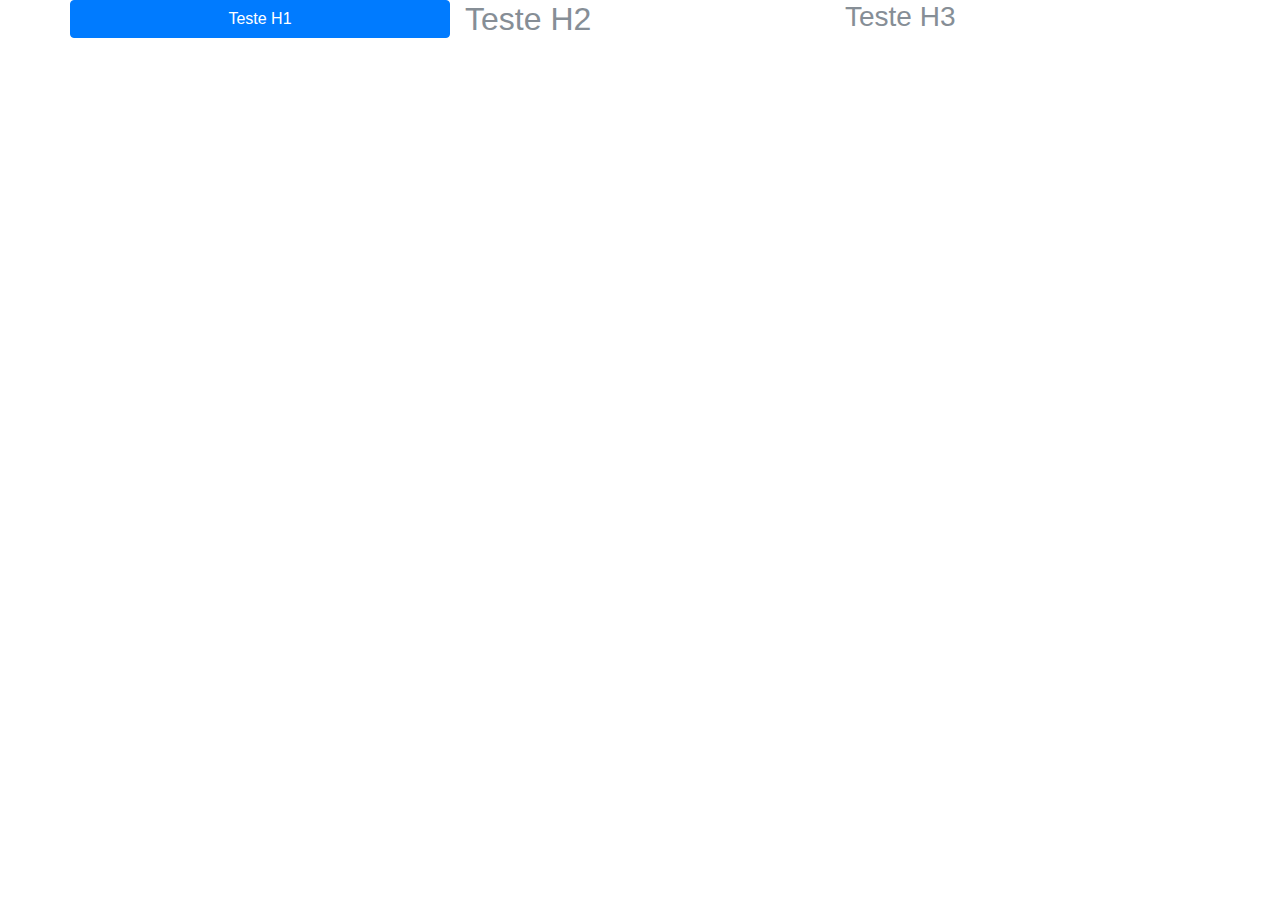
<file: Introducao Bootstrap 4/index.html>
<!DOCTYPE html>
<html lang="pt-br">
<head>
    <meta charset="UTF-8">
    <meta name="viewport" content="width=device-width, initial-scale=1.0">
    <!-- CSS -->
    <link rel="stylesheet" href="css/bootstrap.css">
    <!-- JavaScript -->
    <script type="text/javascript" src="js/jquery-3.5.1.slim.min.js" defer></script>
    <script type="text/javascript" src="js/popper.min.js" defer></script>
    <script type="text/javascript" src="js/bootstrap.js" defer></script>
    <title>Introdução Bootstrap</title>
</head>
<body>
    <div class="container">
        <div class="row">
            <h1 class="btn btn-primary col-12 col-sm-6 col-lg-4">Teste H1</h1>
            <h2 class="text-secondary  col-12 col-sm-6 col-lg-4">Teste H2</h2>
            <h3 class="text-secondary  col-12 col-sm-6 col-lg-4">Teste H3</h3>
        </div>
    </div>
</body>
</html>
</file>
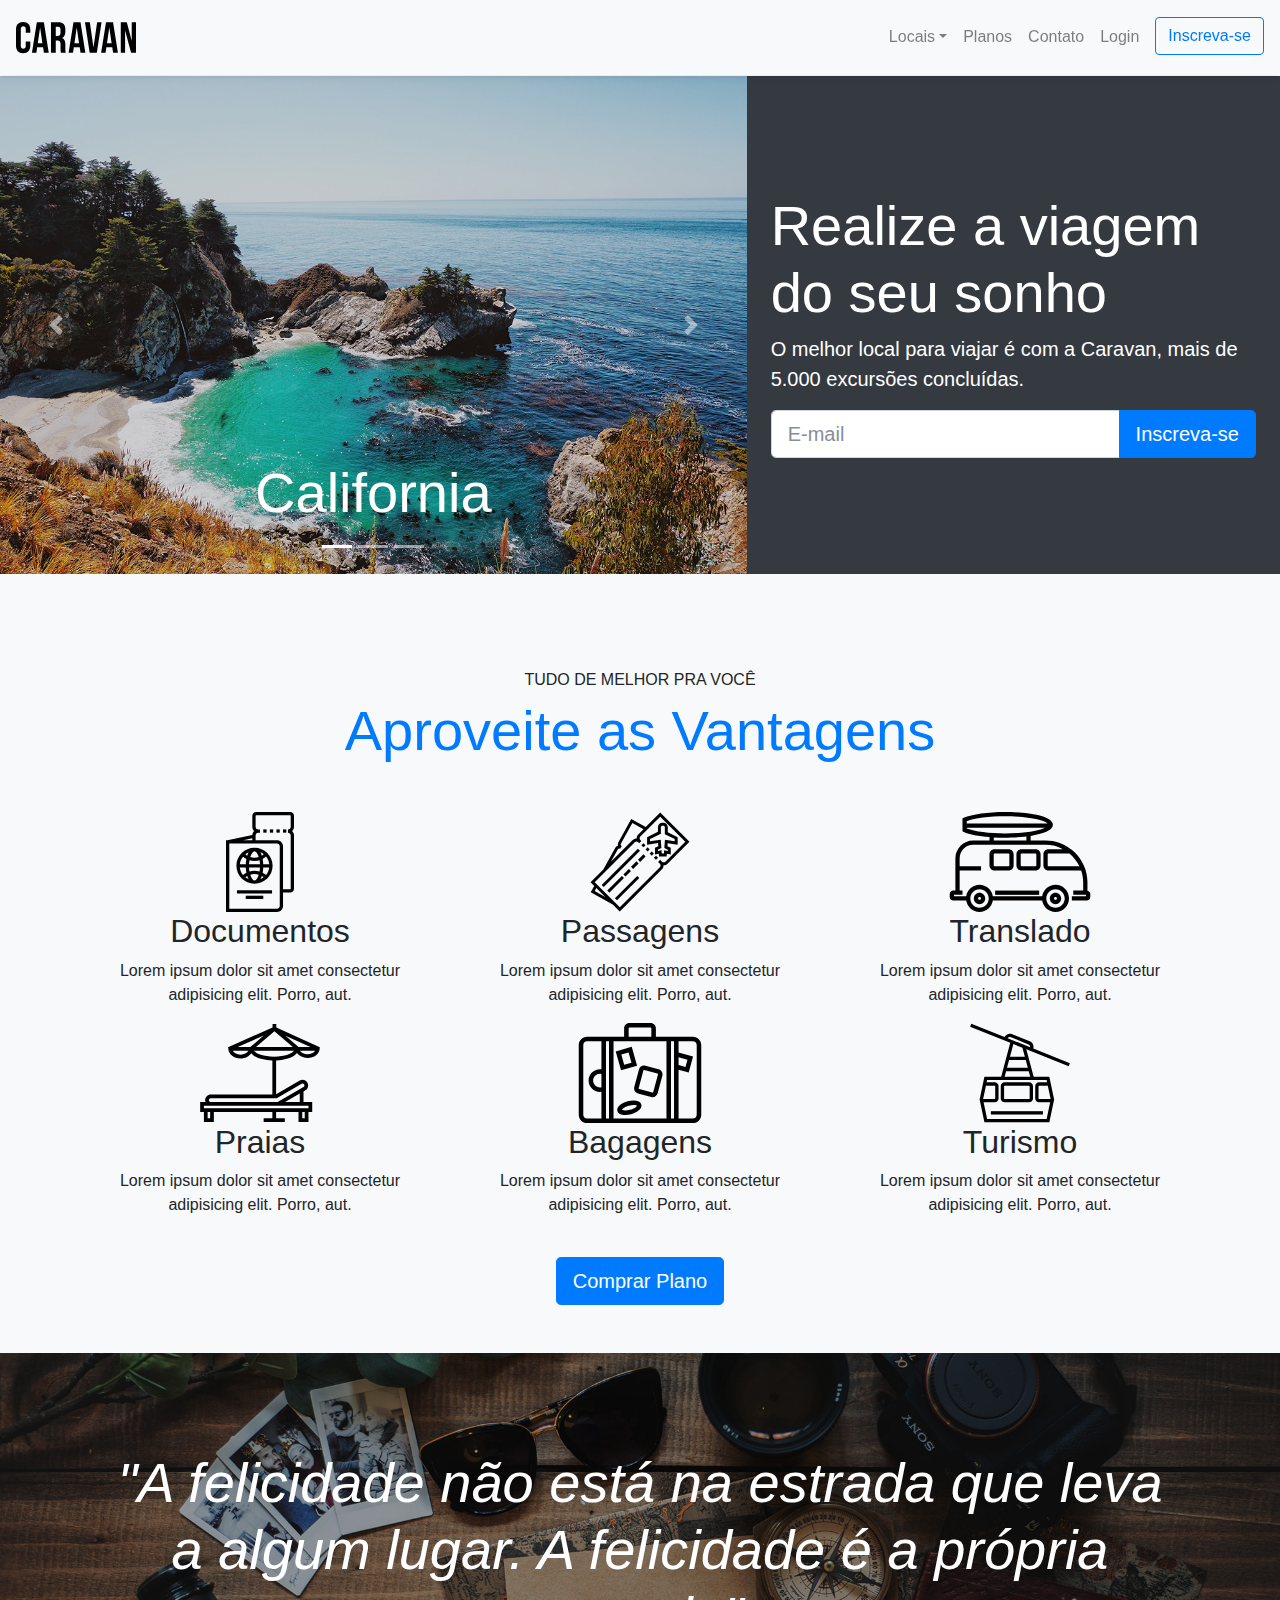
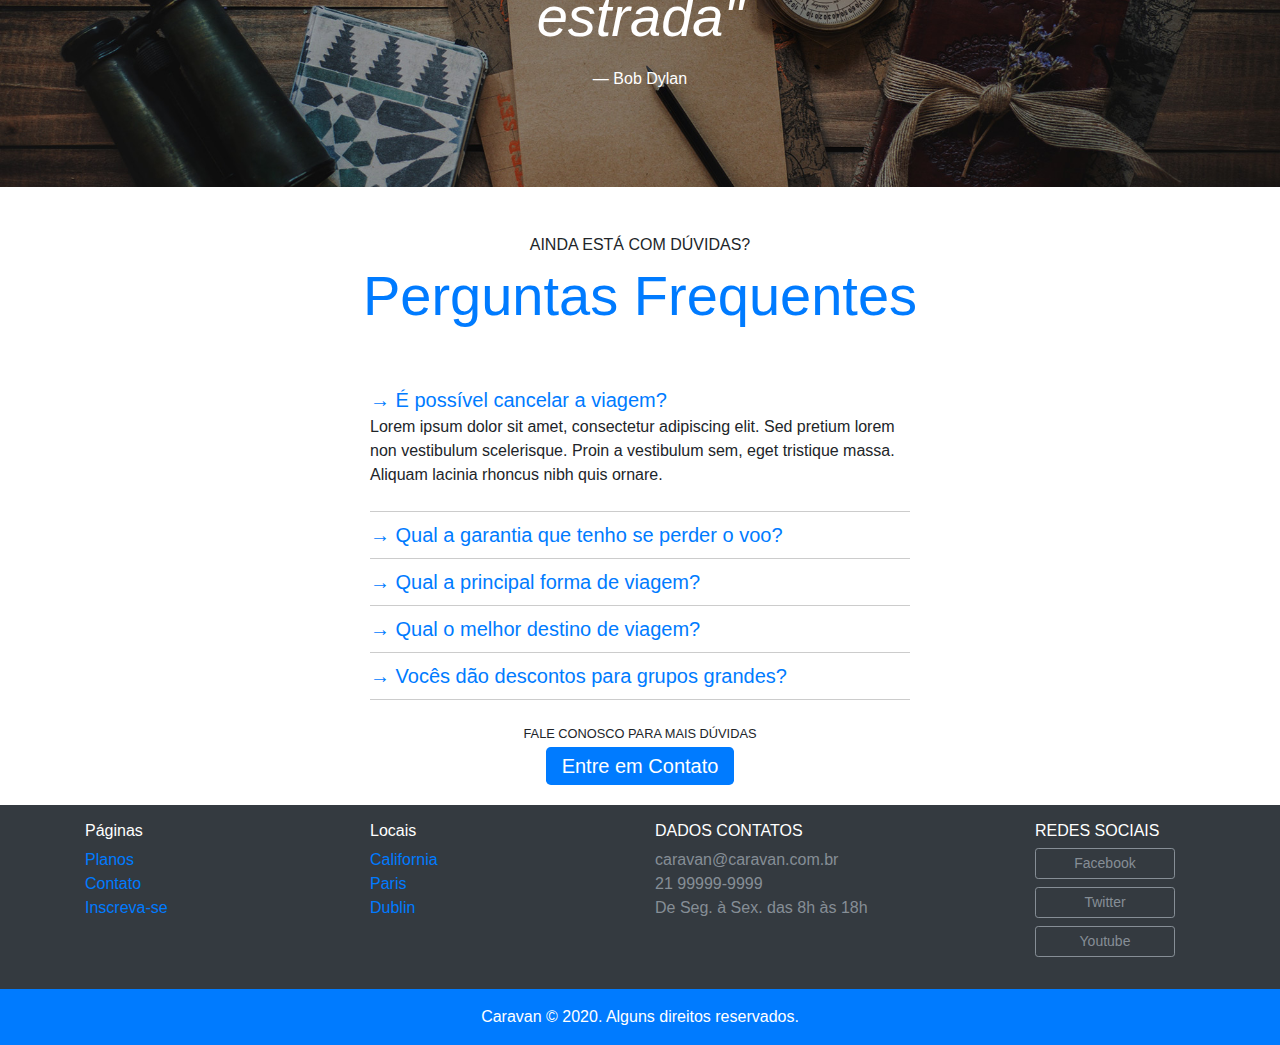
<file: Mais Boostrap 4/index.html>
<!DOCTYPE html>
<html lang="pt-br">
<head>
    <meta charset="UTF-8">
    <meta name="viewport" content="width=device-width, initial-scale=1.0">
    <!-- CSS -->
    <link rel="stylesheet" href="css/bootstrap.css">
    <link rel="stylesheet" href="estilo.css">
    <!-- JavaScript -->
    <script type="text/javascript" src="js/jquery-3.5.1.slim.min.js" defer></script>
    <script type="text/javascript" src="js/popper.min.js" defer></script>
    <script type="text/javascript" src="js/bootstrap.js" defer></script>
    <script type="text/javascript" src="js/script.js" defer></script>
    <title>Caravan - Home</title>
</head>
<body>
    <!-- Modal -->
        <div class="modal fade" id="modalLogin" tabindex="-1" role="dialog" aria-labelledby="modalLogin" aria-hidden="true">
            <div class="modal-dialog" role="document">
                <div class="modal-content">
                    <div class="modal-header">
                        <h4 class="modal-title" id="modalLoginLabel">Entre na sua conta</h4>
                        <button type="button" class="close" data-dismiss="modal" aria-label="Close">
                            <span aria-hidden="true">&times;</span>
                        </button>
                    </div>
                    <div class="modal-body">
                        <form action="">
                            <div class="form-group">
                                <label for="email">E-mail</label>
                                <input type="email" class="form-control" id="email">
                            </div>
                            <div class="form-group">
                                <label for="senha">Senha</label>
                                <input type="password" class="form-control" id="senha">
                            </div>
                            <button type="submit" class="btn btn-lg btn-primary">Entrar na Conta</button>
                            <small class="form-text text-muted">Esqueceu a senha <a href="#">clique aqui!</a></small>
                        </form>
                    </div>
                </div>
            </div>
        </div>
    <!-- Fim Modal -->
    <nav class="navbar navbar-expand-md navbar-light bg-light fixed-top py-3 box-shadow">
        <a href="index.html" class="navbar-brand">
            <img src="img/caravan.svg" alt="Caravan">
        </a>
        
        <button class="navbar-toggler" type="button" data-toggle="collapse" data-target="#navbarSupportedContent" aria-controls="navbarSupportedContent" aria-expanded="false" aria-label="Toggle navigation">
            <span class="navbar-toggler-icon"></span>
        </button>
        
        <div id="navbarSupportedContent" class="collapse navbar-collapse">
            <ul class="navbar-nav ml-auto">
                <li class="nav-item dropdown">
                    <a class="nav-link dropdown-toggle" href="#" id="navbarDropdown" role="button" data-toggle="dropdown" aria-haspopup="true" aria-expanded="false">Locais</a>
                    <div class="dropdown-menu" aria-labelledby="navbarDropdown">
                        <a class="dropdown-item" href="local.html">California</a>
                        <a class="dropdown-item" href="local.html">Paris</a>
                        <a class="dropdown-item" href="local.html">Dublin</a>
                    </div>
                </li>
                <li class="nav-item"><a class="nav-link" href="planos.html">Planos</a></li>
                <li class="nav-item"><a class="nav-link" href="contato.html">Contato</a></li>
                <li class="nav-item"><a class="nav-link" href="#" data-toggle="modal" data-target="#modalLogin">Login</a></li>
                <li class="nav-item"><a class="btn btn-outline-primary ml-md-2" href="inscricao.html">Inscreva-se</a></li>
            </ul>
        </div>
    </nav>
    
    <section class="container-fluid">
        <div class="row bg-dark text-white">
            <div class="col-lg-7 p-0">
                <div id="carouselExampleIndicators" class="carousel slide" data-ride="carousel">
                    <ol class="carousel-indicators">
                        <li data-target="#carouselExampleIndicators" data-slide-to="0" class="active"></li>
                        <li data-target="#carouselExampleIndicators" data-slide-to="1"></li>
                        <li data-target="#carouselExampleIndicators" data-slide-to="2"></li>
                    </ol>
                    
                    <div class="carousel-inner">
                        <div class="carousel-item active">
                            <img src="img/california.jpg" alt="California" class="d-block w-100">
                            <div class="carousel-caption d-block">
                                <h2 class="display-4">California</h2>
                            </div>
                        </div>
                        <div class="carousel-item">
                            <img src="img/paris.jpg" alt="Paris" class="d-block w-100">
                            <div class="carousel-caption d-block">
                                <h2 class="display-4">Paris</h2>
                            </div>
                        </div>
                        <div class="carousel-item">
                            <img src="img/dublin.jpg" alt="Dublin" class="d-block w-100">
                            <div class="carousel-caption d-block">
                                <h2 class="display-4">Dublin</h2>
                            </div>
                        </div>
                    </div>
                    
                    <a href="#carouselExampleIndicators" class="carousel-control-prev" role="button" data-slide="prev">
                        <span class="carousel-control-prev-icon" aria-hidden="true"></span>
                        <span class="sr-only">Anterior</span>
                    </a>
                    <a href="#carouselExampleIndicators" class="carousel-control-next" role="button" data-slide="next">
                        <span class="carousel-control-next-icon" aria-hidden="true"></span>
                        <span class="sr-only">Próximo</span>
                    </a>
                </div>
            </div>

            <div class="col-lg-5 p-4 align-self-center">
                <h1 class="display-4">Realize a viagem do seu sonho</h1>
                <p class="lead">O melhor local para viajar é com a Caravan, mais de 5.000 excursões concluídas.</p>
                
                <form action="">
                    <div class="input-group input-group-lg">
                        <input type="text" class="form-control" placeholder="E-mail" aria-label="E-mail">
                        <span class="input-group-btn">
                            <button class="btn btn-primary" type="button">Inscreva-se</button>
                        </span>
                    </div>
                </form>
            </div>
        </div>
    </section>

    <section class="py-5 bg-light">
        <div class="container text-center">
            <div class="my-5">
                <span class="h6 d-block">TUDO DE MELHOR PRA VOCÊ</span>
                <h1 class="display-4 text-primary">Aproveite as Vantagens</h1>
            </div>

            <div class="row">
                <div class="col-md-6 col-xl-4">
                    <div class="icone d-flex justify-content-center">
                        <img src="img/icones/passaporte.svg" alt="Passaporte">
                    </div>
                    <h2>Documentos</h2>
                    <p>Lorem ipsum dolor sit amet consectetur adipisicing elit. Porro, aut.</p>
                </div>
                <div class="col-md-6 col-xl-4">
                    <div class="icone d-flex justify-content-center">
                        <img src="img/icones/passagens.svg" alt="Passagens">
                    </div>
                    <h2>Passagens</h2>
                    <p>Lorem ipsum dolor sit amet consectetur adipisicing elit. Porro, aut.</p>
                </div>
                <div class="col-md-6 col-xl-4">
                    <div class="icone d-flex justify-content-center">
                        <img src="img/icones/translado.svg" alt="Translado">
                    </div>
                    <h2>Translado</h2>
                    <p>Lorem ipsum dolor sit amet consectetur adipisicing elit. Porro, aut.</p>
                </div>
                <div class="col-md-6 col-xl-4">
                    <div class="icone d-flex justify-content-center">
                        <img src="img/icones/praias.svg" alt="Praias">
                    </div>
                    <h2>Praias</h2>
                    <p>Lorem ipsum dolor sit amet consectetur adipisicing elit. Porro, aut.</p>
                </div>
                <div class="col-md-6 col-xl-4">
                    <div class="icone d-flex justify-content-center">
                        <img src="img/icones/bagagens.svg" alt="Bagagens">
                    </div>
                    <h2>Bagagens</h2>
                    <p>Lorem ipsum dolor sit amet consectetur adipisicing elit. Porro, aut.</p>
                </div>
                <div class="col-md-6 col-xl-4">
                    <div class="icone d-flex justify-content-center">
                        <img src="img/icones/turismo.svg" alt="Turismo">
                    </div>
                    <h2>Turismo</h2>
                    <p>Lorem ipsum dolor sit amet consectetur adipisicing elit. Porro, aut.</p>
                </div>
            </div>

            <a href="planos.html" class="btn btn-primary btn-lg mt-4">Comprar Plano</a>
        </div>
    </section>

    <section class="home-quote p-md-5">
        <blockquote class="blockquote text-center text-white p-md-5 p-3 mb-0">
            <p class="display-4"><em>"A felicidade não está na estrada que leva a algum lugar. A felicidade é a própria estrada"</em></p>
            <footer class="blockquote-footer text-white">Bob Dylan</footer>
        </blockquote>
    </section>

    <section class="container">
        <div class="my-5 text-center">
            <span class="h6 d-block">AINDA ESTÁ COM DÚVIDAS?</span>
            <h1 class="display-4 text-primary">Perguntas Frequentes</h1>
        </div>

        <div class="row justify-content-center">
            <div class="col-md-6 col-12" id="perguntasFrequentes" data-children=".pergunta">
                <div class="pergunta py-2">
                    <a href="#pergunta1" class="lead" data-toggle="collapse" data-parent="#perguntasFrequentes" aria-controls="pergunta1">→ É possível cancelar a viagem?</a>
                    <div id="pergunta1" class="collapse show" role="tabpanel">
                        <p>Lorem ipsum dolor sit amet, consectetur adipiscing elit. Sed pretium lorem non vestibulum scelerisque. Proin a vestibulum sem, eget tristique massa. Aliquam lacinia rhoncus nibh quis ornare.</p>
                    </div>
                </div>
                <div class="pergunta py-2">
                    <a href="#pergunta2" class="lead" data-toggle="collapse" data-parent="#perguntasFrequentes" aria-controls="pergunta2">→ Qual a garantia que tenho se perder o voo?</a>
                    <div id="pergunta2" class="collapse" role="tabpanel">
                        <p>Lorem ipsum dolor sit amet, consectetur adipiscing elit. Sed pretium lorem non vestibulum scelerisque. Proin a vestibulum sem, eget tristique massa. Aliquam lacinia rhoncus nibh quis ornare.</p>
                    </div>
                </div>
                <div class="pergunta py-2">
                    <a href="#pergunta3" class="lead" data-toggle="collapse" data-parent="#perguntasFrequentes" aria-controls="pergunta3">→ Qual a principal forma de viagem?</a>
                    <div id="pergunta3" class="collapse" role="tabpanel">
                        <p>Lorem ipsum dolor sit amet, consectetur adipiscing elit. Sed pretium lorem non vestibulum scelerisque. Proin a vestibulum sem, eget tristique massa. Aliquam lacinia rhoncus nibh quis ornare.</p>
                    </div>
                </div>
                <div class="pergunta py-2">
                    <a href="#pergunta4" class="lead" data-toggle="collapse" data-parent="#perguntasFrequentes" aria-controls="pergunta4">→ Qual o melhor destino de viagem?</a>
                    <div id="pergunta4" class="collapse" role="tabpanel">
                        <p>Lorem ipsum dolor sit amet, consectetur adipiscing elit. Sed pretium lorem non vestibulum scelerisque. Proin a vestibulum sem, eget tristique massa. Aliquam lacinia rhoncus nibh quis ornare.</p>
                    </div>
                </div>
                <div class="pergunta py-2">
                    <a href="#pergunta5" class="lead" data-toggle="collapse" data-parent="#perguntasFrequentes" aria-controls="pergunta5">→ Vocês dão descontos para grupos grandes?</a>
                    <div id="pergunta5" class="collapse" role="tabpanel">
                        <p>Lorem ipsum dolor sit amet, consectetur adipiscing elit. Sed pretium lorem non vestibulum scelerisque. Proin a vestibulum sem, eget tristique massa. Aliquam lacinia rhoncus nibh quis ornare.</p>
                    </div>
                </div>
            </div>
        </div>

        <div class="text-center my-4">
            <p class="small my-2">FALE CONOSCO PARA MAIS DÚVIDAS</p>
            <a href="contato.html" class="btn-lg btn-primary">Entre em Contato</a>
        </div>
    </section>

    <footer class="bg-dark text-white">
        <div class="container py-3">
            <div class="row">
                <div class="col-md-3 col-6">
                    <h3 class="h6">Páginas</h3>
                    <ul class="list-unstyled">
                        <li><a href="planos.html">Planos</a></li>
                        <li><a href="contato.html">Contato</a></li>
                        <li><a href="inscricao.html">Inscreva-se</a></li>
                    </ul>
                </div>

                <div class="col-md-3 col-6">
                    <h3 class="h6">Locais</h3>
                    <ul class="list-unstyled">
                        <li><a href="local.html">California</a></li>
                        <li><a href="local.html">Paris</a></li>
                        <li><a href="local.html">Dublin</a></li>
                    </ul>
                </div>

                <div class="col-md-4 col-6">
                    <h3 class="h6">DADOS CONTATOS</h3>
                    <ul class="list-unstyled text-secondary">
                        <li>caravan@caravan.com.br</li>
                        <li>21 99999-9999</li>
                        <li>De Seg. à Sex. das 8h às 18h</li>
                    </ul>
                </div>

                <div class="col-md-2 col-6">
                    <h3 class="h6">REDES SOCIAIS</h3>
                    <ul class="list-unstyled lista-redes-sociais">
                        <li><a href="#" class="btn btn-block btn-sm btn-outline-secondary mb-2">Facebook</a></li>
                        <li><a href="#" class="btn btn-block btn-sm btn-outline-secondary mb-2">Twitter</a></li>
                        <li><a href="#" class="btn btn-block btn-sm btn-outline-secondary mb-2">Youtube</a></li>
                    </ul>
                </div>
            </div>
        </div>

        <div class="bg-primary text-center">
            <p class="py-3 mb-0">Caravan &copy; 2020. Alguns direitos reservados.</p>
        </div>
    </footer>
</body>
</html>
</file>
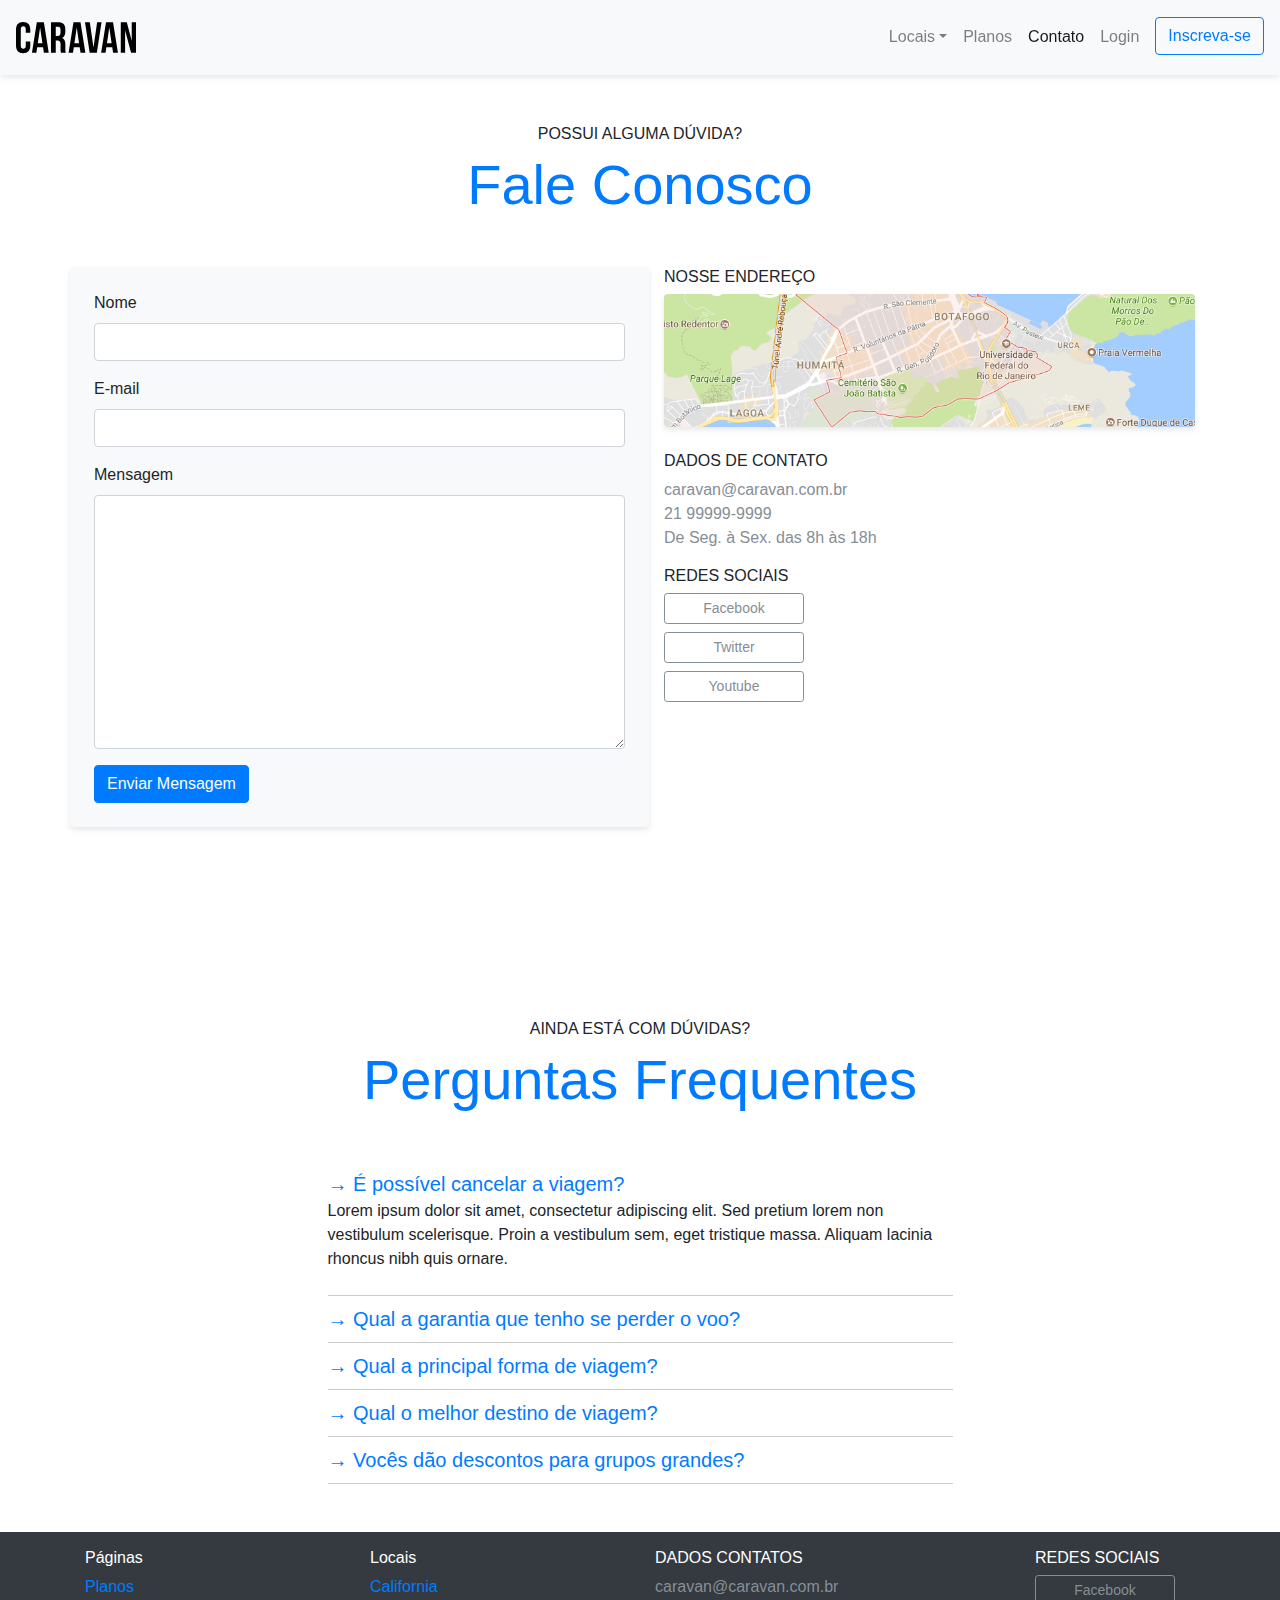
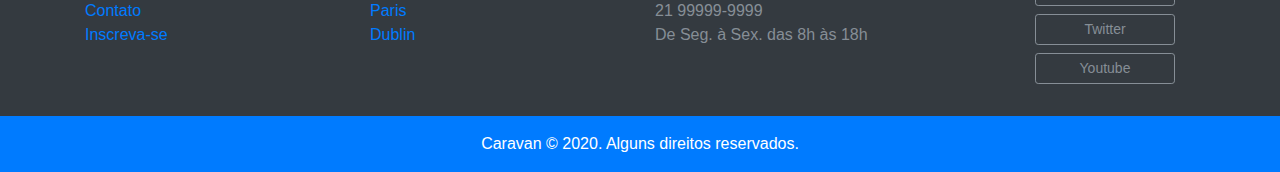
<file: Mais Boostrap 4/contato.html>
<!DOCTYPE html>
<html lang="pt-br">
<head>
    <meta charset="UTF-8">
    <meta name="viewport" content="width=device-width, initial-scale=1.0">
    <!-- CSS -->
    <link rel="stylesheet" href="css/bootstrap.css">
    <link rel="stylesheet" href="estilo.css">
    <!-- JavaScript -->
    <script type="text/javascript" src="js/jquery-3.5.1.slim.min.js" defer></script>
    <script type="text/javascript" src="js/popper.min.js" defer></script>
    <script type="text/javascript" src="js/bootstrap.js" defer></script>
    <script type="text/javascript" src="js/script.js" defer></script>
    <title>Caravan - Contato</title>
</head>
<body>
    <!-- Modal -->
    <div class="modal fade" id="modalLogin" tabindex="-1" role="dialog" aria-labelledby="modalLogin" aria-hidden="true">
        <div class="modal-dialog" role="document">
            <div class="modal-content">
                <div class="modal-header">
                    <h4 class="modal-title" id="modalLoginLabel">Entre na sua conta</h4>
                    <button type="button" class="close" data-dismiss="modal" aria-label="Close">
                        <span aria-hidden="true">&times;</span>
                    </button>
                </div>
                <div class="modal-body">
                    <form action="">
                        <div class="form-group">
                            <label for="email">E-mail</label>
                            <input type="email" class="form-control" id="email">
                        </div>
                        <div class="form-group">
                            <label for="senha">Senha</label>
                            <input type="password" class="form-control" id="senha">
                        </div>
                        <button type="submit" class="btn btn-lg btn-primary">Entrar na Conta</button>
                        <small class="form-text text-muted">Esqueceu a senha <a href="#">clique aqui!</a></small>
                    </form>
                </div>
            </div>
        </div>
    </div>
    <!-- Fim Modal -->
    
    <nav class="navbar navbar-expand-md navbar-light bg-light fixed-top py-3 box-shadow">
        <a href="index.html" class="navbar-brand">
            <img src="img/caravan.svg" alt="Caravan">
        </a>
        
        <button class="navbar-toggler" type="button" data-toggle="collapse" data-target="#navbarSupportedContent" aria-controls="navbarSupportedContent" aria-expanded="false" aria-label="Toggle navigation">
            <span class="navbar-toggler-icon"></span>
        </button>
        
        <div id="navbarSupportedContent" class="collapse navbar-collapse">
            <ul class="navbar-nav ml-auto">
                <li class="nav-item dropdown">
                    <a class="nav-link dropdown-toggle" href="#" id="navbarDropdown" role="button" data-toggle="dropdown" aria-haspopup="true" aria-expanded="false">Locais</a>
                    <div class="dropdown-menu" aria-labelledby="navbarDropdown">
                        <a class="dropdown-item" href="local.html">California</a>
                        <a class="dropdown-item" href="local.html">Paris</a>
                        <a class="dropdown-item" href="local.html">Dublin</a>
                    </div>
                </li>
                <li class="nav-item"><a class="nav-link" href="planos.html">Planos</a></li>
                <li class="nav-item active"><a class="nav-link" href="contato.html">Contato</a></li>
                <li class="nav-item"><a class="nav-link" href="#" data-toggle="modal" data-target="#modalLogin">Login</a></li>
                <li class="nav-item"><a class="btn btn-outline-primary ml-md-2" href="inscricao.html">Inscreva-se</a></li>
            </ul>
        </div>
    </nav>
    
    <section class="container mb-5">
        <div class="my-5 text-center">
            <span class="h6 d-block">POSSUI ALGUMA DÚVIDA?</span>
            <h1 class="display-4 text-primary">Fale Conosco</h1>
        </div>
        <div class="row">
            <div class="col-lg rounded box-shadow bg-light mb-5 p-4">
                <form action="">
                    <div class="form-group">
                        <label for="clienteNome">Nome</label>
                        <input type="text" class="form-control" id="clienteNome">
                    </div>
                    <div class="form-group">
                        <label for="clienteEmail">E-mail</label>
                        <input type="email" class="form-control" id="clienteEmail">
                    </div>
                    <div class="form-group">
                        <label for="clienteMsg">Mensagem</label>
                        <textarea id="clienteMsg" class="form-control" rows="10"></textarea>
                    </div>
                    <button type="submit" class="btn btn-primary">Enviar Mensagem</button>
                </form>
            </div>
            
            <div class="col-lg">
                <h2 class="h6">NOSSE ENDEREÇO</h2>
                <a href="#"><img src="img/mapa.png" alt="Endereço" class="img-fluid box-shadow rounded mb-4"></a>
                <h2 class="h6">DADOS DE CONTATO</h2>
                <ul class="list-unstyled text-secondary">
                    <li>caravan@caravan.com.br</li>
                    <li>21 99999-9999</li>
                    <li>De Seg. à Sex. das 8h às 18h</li>
                </ul>
                <h2 class="h6">REDES SOCIAIS</h2>
                <ul class="list-unstyled lista-redes-sociais">
                    <li><a href="#" class="btn btn-block btn-sm btn-outline-secondary mb-2">Facebook</a></li>
                    <li><a href="#" class="btn btn-block btn-sm btn-outline-secondary mb-2">Twitter</a></li>
                    <li><a href="#" class="btn btn-block btn-sm btn-outline-secondary mb-2">Youtube</a></li>
                </ul>
            </div>
        </div>
    </section>
    
    <section class="py-5">
        <div class="my-5 text-center">
            <span class="h6 d-block">AINDA ESTÁ COM DÚVIDAS?</span>
            <h1 class="display-4 text-primary">Perguntas Frequentes</h1>
        </div>
        
        <div class="row justify-content-center">
            <div class="col-md-6 col-12" id="perguntasFrequentes" data-children=".pergunta">
                <div class="pergunta py-2">
                    <a href="#pergunta1" class="lead" data-toggle="collapse" data-parent="#perguntasFrequentes" aria-controls="pergunta1">→ É possível cancelar a viagem?</a>
                    <div id="pergunta1" class="collapse show" role="tabpanel">
                        <p>Lorem ipsum dolor sit amet, consectetur adipiscing elit. Sed pretium lorem non vestibulum scelerisque. Proin a vestibulum sem, eget tristique massa. Aliquam lacinia rhoncus nibh quis ornare.</p>
                    </div>
                </div>
                <div class="pergunta py-2">
                    <a href="#pergunta2" class="lead" data-toggle="collapse" data-parent="#perguntasFrequentes" aria-controls="pergunta2">→ Qual a garantia que tenho se perder o voo?</a>
                    <div id="pergunta2" class="collapse" role="tabpanel">
                        <p>Lorem ipsum dolor sit amet, consectetur adipiscing elit. Sed pretium lorem non vestibulum scelerisque. Proin a vestibulum sem, eget tristique massa. Aliquam lacinia rhoncus nibh quis ornare.</p>
                    </div>
                </div>
                <div class="pergunta py-2">
                    <a href="#pergunta3" class="lead" data-toggle="collapse" data-parent="#perguntasFrequentes" aria-controls="pergunta3">→ Qual a principal forma de viagem?</a>
                    <div id="pergunta3" class="collapse" role="tabpanel">
                        <p>Lorem ipsum dolor sit amet, consectetur adipiscing elit. Sed pretium lorem non vestibulum scelerisque. Proin a vestibulum sem, eget tristique massa. Aliquam lacinia rhoncus nibh quis ornare.</p>
                    </div>
                </div>
                <div class="pergunta py-2">
                    <a href="#pergunta4" class="lead" data-toggle="collapse" data-parent="#perguntasFrequentes" aria-controls="pergunta4">→ Qual o melhor destino de viagem?</a>
                    <div id="pergunta4" class="collapse" role="tabpanel">
                        <p>Lorem ipsum dolor sit amet, consectetur adipiscing elit. Sed pretium lorem non vestibulum scelerisque. Proin a vestibulum sem, eget tristique massa. Aliquam lacinia rhoncus nibh quis ornare.</p>
                    </div>
                </div>
                <div class="pergunta py-2">
                    <a href="#pergunta5" class="lead" data-toggle="collapse" data-parent="#perguntasFrequentes" aria-controls="pergunta5">→ Vocês dão descontos para grupos grandes?</a>
                    <div id="pergunta5" class="collapse" role="tabpanel">
                        <p>Lorem ipsum dolor sit amet, consectetur adipiscing elit. Sed pretium lorem non vestibulum scelerisque. Proin a vestibulum sem, eget tristique massa. Aliquam lacinia rhoncus nibh quis ornare.</p>
                    </div>
                </div>
            </div>
        </div>
    </section>
    
    <footer class="bg-dark text-white">
        <div class="container py-3">
            <div class="row">
                <div class="col-md-3 col-6">
                    <h3 class="h6">Páginas</h3>
                    <ul class="list-unstyled">
                        <li><a href="planos.html">Planos</a></li>
                        <li><a href="contato.html">Contato</a></li>
                        <li><a href="inscricao.html">Inscreva-se</a></li>
                    </ul>
                </div>
                
                <div class="col-md-3 col-6">
                    <h3 class="h6">Locais</h3>
                    <ul class="list-unstyled">
                        <li><a href="local.html">California</a></li>
                        <li><a href="local.html">Paris</a></li>
                        <li><a href="local.html">Dublin</a></li>
                    </ul>
                </div>
                
                <div class="col-md-4 col-6">
                    <h3 class="h6">DADOS CONTATOS</h3>
                    <ul class="list-unstyled text-secondary">
                        <li>caravan@caravan.com.br</li>
                        <li>21 99999-9999</li>
                        <li>De Seg. à Sex. das 8h às 18h</li>
                    </ul>
                </div>
                
                <div class="col-md-2 col-6">
                    <h3 class="h6">REDES SOCIAIS</h3>
                    <ul class="list-unstyled lista-redes-sociais">
                        <li><a href="#" class="btn btn-block btn-sm btn-outline-secondary mb-2">Facebook</a></li>
                        <li><a href="#" class="btn btn-block btn-sm btn-outline-secondary mb-2">Twitter</a></li>
                        <li><a href="#" class="btn btn-block btn-sm btn-outline-secondary mb-2">Youtube</a></li>
                    </ul>
                </div>
            </div>
        </div>
        
        <div class="bg-primary text-center">
            <p class="py-3 mb-0">Caravan &copy; 2020. Alguns direitos reservados.</p>
        </div>
    </footer>
</body>
</html>
</file>
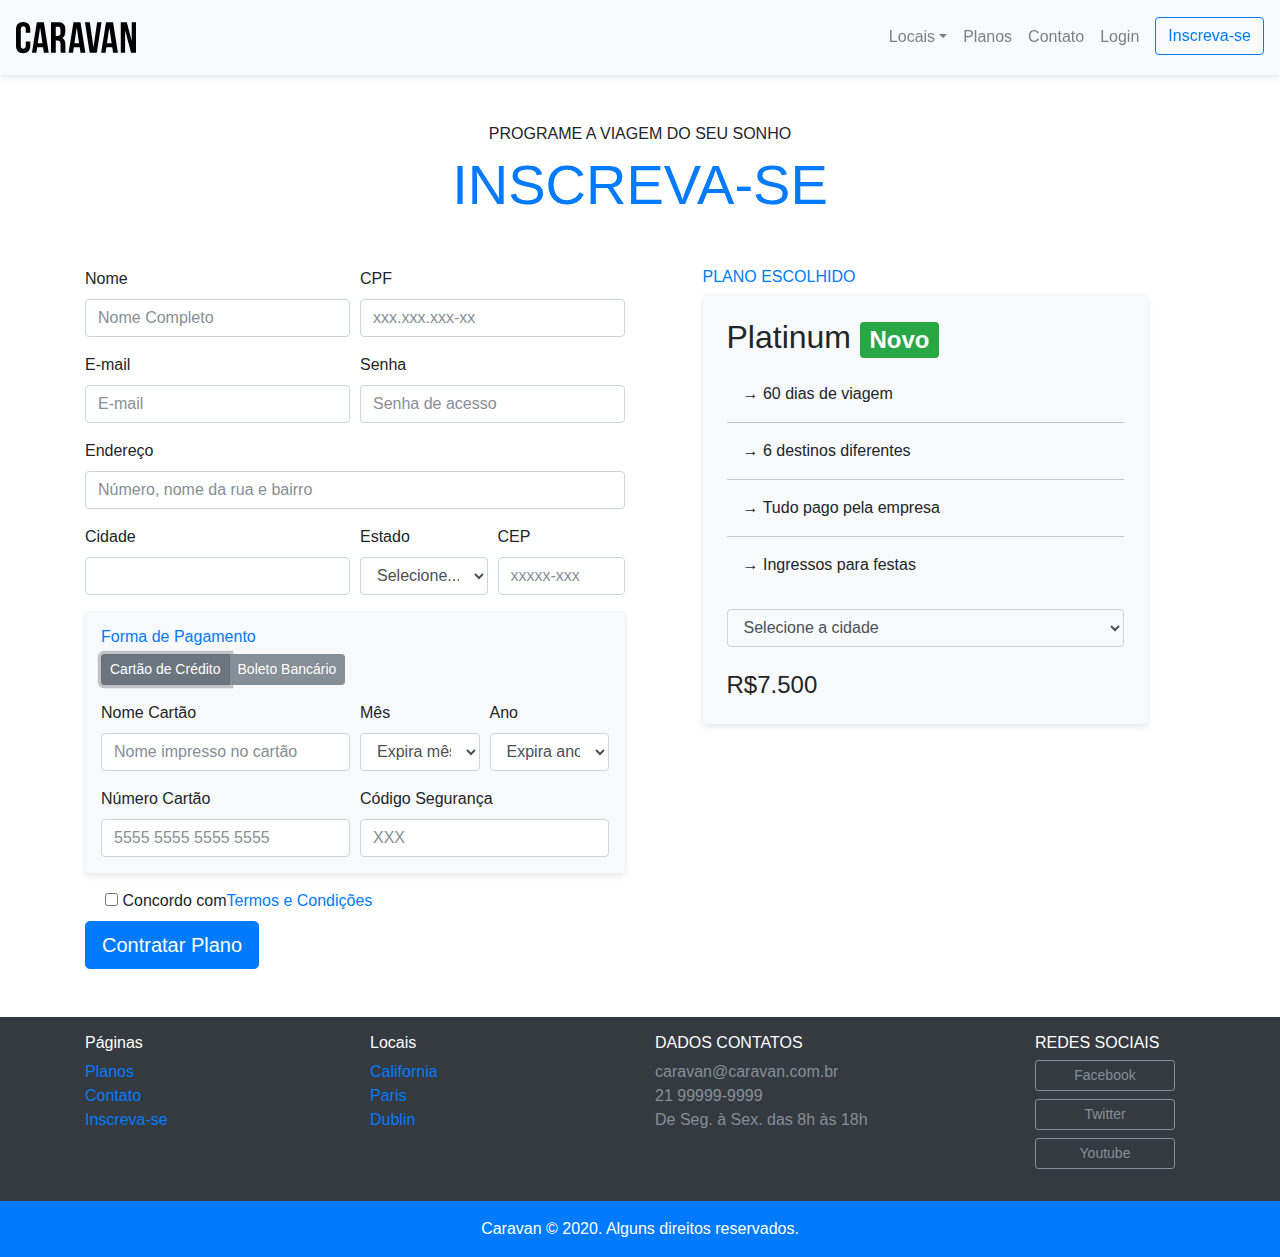
<file: Mais Boostrap 4/inscricao.html>
<!DOCTYPE html>
<html lang="pt-br">
<head>
    <meta charset="UTF-8">
    <meta name="viewport" content="width=device-width, initial-scale=1.0">
    <!-- CSS -->
    <link rel="stylesheet" href="css/bootstrap.css">
    <link rel="stylesheet" href="estilo.css">
    <!-- JavaScript -->
    <script type="text/javascript" src="js/jquery-3.5.1.slim.min.js" defer></script>
    <script type="text/javascript" src="js/popper.min.js" defer></script>
    <script type="text/javascript" src="js/bootstrap.js" defer></script>
    <script type="text/javascript" src="js/script.js" defer></script>
    <title>Caravan - Inscreva-se</title>
</head>
<body>
    <!-- Modal -->
    <div class="modal fade" id="modalLogin" tabindex="-1" role="dialog" aria-labelledby="modalLogin" aria-hidden="true">
        <div class="modal-dialog" role="document">
            <div class="modal-content">
                <div class="modal-header">
                    <h4 class="modal-title" id="modalLoginLabel">Entre na sua conta</h4>
                    <button type="button" class="close" data-dismiss="modal" aria-label="Close">
                        <span aria-hidden="true">&times;</span>
                    </button>
                </div>
                <div class="modal-body">
                    <form action="">
                        <div class="form-group">
                            <label for="email">E-mail</label>
                            <input type="email" class="form-control" id="email">
                        </div>
                        <div class="form-group">
                            <label for="senha">Senha</label>
                            <input type="password" class="form-control" id="senha">
                        </div>
                        <button type="submit" class="btn btn-lg btn-primary">Entrar na Conta</button>
                        <small class="form-text text-muted">Esqueceu a senha <a href="#">clique aqui!</a></small>
                    </form>
                </div>
            </div>
        </div>
    </div>
    <!-- Fim Modal -->
    
    <nav class="navbar navbar-expand-md navbar-light bg-light fixed-top py-3 box-shadow">
        <a href="index.html" class="navbar-brand">
            <img src="img/caravan.svg" alt="Caravan">
        </a>
        
        <button class="navbar-toggler" type="button" data-toggle="collapse" data-target="#navbarSupportedContent" aria-controls="navbarSupportedContent" aria-expanded="false" aria-label="Toggle navigation">
            <span class="navbar-toggler-icon"></span>
        </button>
        
        <div id="navbarSupportedContent" class="collapse navbar-collapse">
            <ul class="navbar-nav ml-auto">
                <li class="nav-item dropdown">
                    <a class="nav-link dropdown-toggle" href="#" id="navbarDropdown" role="button" data-toggle="dropdown" aria-haspopup="true" aria-expanded="false">Locais</a>
                    <div class="dropdown-menu" aria-labelledby="navbarDropdown">
                        <a class="dropdown-item" href="local.html">California</a>
                        <a class="dropdown-item" href="local.html">Paris</a>
                        <a class="dropdown-item" href="local.html">Dublin</a>
                    </div>
                </li>
                <li class="nav-item"><a class="nav-link" href="planos.html">Planos</a></li>
                <li class="nav-item"><a class="nav-link" href="contato.html">Contato</a></li>
                <li class="nav-item"><a class="nav-link" href="#" data-toggle="modal" data-target="#modalLogin">Login</a></li>
                <li class="nav-item"><a class="btn btn-outline-primary ml-md-2" href="inscricao.html">Inscreva-se</a></li>
            </ul>
        </div>
    </nav>
    
    <section class="container mb-5">
        <div class="my-5 text-center">
            <span class="h6 d-block">PROGRAME A VIAGEM DO SEU SONHO</span>
            <h1 class="display-4 text-primary">INSCREVA-SE</h1>
        </div>
        <div class="row">
            <form class="col-lg-6">
                <div class="form-row">
                    <div class="form-group col-md-6 col">
                        <label for="nome">Nome</label>
                        <input type="text" id="nome" class="form-control" placeholder="Nome Completo">
                    </div>
                    <div class="form-group col-md-6">
                        <label for="cpf">CPF</label>
                        <input type="text" id="cpf" class="form-control" placeholder="xxx.xxx.xxx-xx">
                    </div>
                    <div class="form-group col-md-6">
                        <label for="emailCompra">E-mail</label>
                        <input type="email" id="emailCompra" class="form-control" placeholder="E-mail">
                    </div>
                    <div class="form-group col-md-6">
                        <label for="senhaCompra">Senha</label>
                        <input type="password" id="senhaCompra" class="form-control" placeholder="Senha de acesso">
                    </div>
                    <div class="form-group col-md-12">
                        <label for="endereco">Endereço</label>
                        <input type="text" id="endereco" class="form-control" placeholder="Número, nome da rua e bairro">
                    </div>
                    <div class="form-group col-md-6">
                        <label for="cidade">Cidade</label>
                        <input type="text" id="cidade" class="form-control">
                    </div>
                    <div class="form-group col-md-3 col-6">
                        <label for="estado">Estado</label>
                        <select id="estado" class="form-control">
                            <option>Selecione...</option>
                            <option>São Paulo</option>
                            <option>Rio de Janeiro</option>
                            <option>Pernambuco</option>
                            <option>Minas Gerais</option>
                            <option>Rio Grande do Norte</option>
                            <option>Acre</option>
                        </select>
                    </div>
                    <div class="form-group col-md-3 col-6">
                        <label for="cep">CEP</label>
                        <input type="text" id="cep" class="form-control" placeholder="xxxxx-xxx">
                    </div>
                </div>
                
                <div class="bg-light rounded box-shadow p-3 form-group">
                    <h2 class="h6 text-primary">Forma de Pagamento</h2>
                    
                    <nav id="tabPagamento" class="nav btn-group" role="tablist">
                        <a id="nav-cartao" class="btn btn-secondary btn-sm active" data-toggle="tab" href="#cartao" role="tab" aria-controls="nav-cartao" aria-selected="true">Cartão de Crédito</a>
                        <a id="nav-boleto" class="btn btn-secondary btn-sm" data-toggle="tab" href="#boleto" role="tab" aria-controls="nav-boleto" aria-selected="true">Boleto Bancário</a>
                    </nav>
                    
                    <div class="tab-content" id="formaPagamentoConteudo">
                        <div class="tab-pane fade show active" id="cartao" role="tabpanel" aria-labelledby="nav-cartao">
                            <div class="form-row">
                                <div class="from-group mt-3 col-lg-6 col-12">
                                    <label for="nomeCartao">Nome Cartão</label>
                                    <input type="text" id="nomeCartao" class="form-control" placeholder="Nome impresso no cartão">
                                </div>
                                <div class="from-group mt-3 col-lg-3 col-6">
                                    <label for="mes">Mês</label>
                                    <select id="mes" class="form-control">
                                        <option>Expira mês...</option>
                                        <option>1</option>
                                        <option>2</option>
                                        <option>3</option>
                                    </select>
                                </div>
                                <div class="from-group mt-3 col-lg-3 col-6">
                                    <label for="ano">Ano</label>
                                    <select id="ano" class="form-control">
                                        <option>Expira ano...</option>
                                        <option>2024</option>
                                        <option>2025</option>
                                        <option>2026</option>
                                    </select>
                                </div>
                                <div class="from-group mt-3 col-lg-6 col-12">
                                    <label for="numeroCartao">Número Cartão</label>
                                    <input type="text" id="numeroCartao" class="form-control" placeholder="5555 5555 5555 5555">
                                </div>
                                <div class="from-group mt-3 col-lg-6 col-12">
                                    <label for="codSeg">Código Segurança</label>
                                    <input type="text" id="codSeg" class="form-control" placeholder="XXX">
                                </div>
                            </div>
                        </div>
                        <div class="tab-pane fade mt-3" id="boleto" role="tabpanel" aria-labelledby="nav-boleto">
                            <p class="lead">Clique em contratar plano que enviaremos um boleto para o seu e-mail</p>
                        </div>
                    </div>
                </div>
                
                <div class="form-check">
                    <label for="termos" class="form-check-label"><input id="termos" type="checkbox" class="from-check-input"> Concordo com<a href="#">Termos e Condições</a>
                    </label>
                </div>

                <button type="button" class="btn btn-primary btn-lg">Contratar Plano</button>
            </form>

            <div class="col-lg-5 mx-auto order-first order-lg-1 mb-5">
                <h2 class="h6 text-primary">PLANO ESCOLHIDO</h2>
                <div class="bg-light rounded p-4 box-shadow">
                    <h2>Platinum <span class="badge badge-success">Novo</span></h2>
                    <ul class="lista-plano list-unstyled">
                        <li class="py-3">→ 60 dias de viagem</li>
                        <li>→ 6 destinos diferentes</li>
                        <li>→ Tudo pago pela empresa</li>
                        <li>→ Ingressos para festas</li>
                    </ul>
                    
                    <form>
                        <div class="from-group">
                            <select class="form-control bg-light mb-4">
                                <option>Selecione a cidade</option>
                                <option>California</option>
                                <option>Paris</option>
                                <option>Dublin</option>
                            </select>
                        </div>
                    </form>

                    <div class="row">
                        <div class="col-6">
                            <span class="h4">R$7.500</span>
                        </div>
                    </div>
                </div>
            </div>
        </div>
    </section>
    
    <footer class="bg-dark text-white">
        <div class="container py-3">
            <div class="row">
                <div class="col-md-3 col-6">
                    <h3 class="h6">Páginas</h3>
                    <ul class="list-unstyled">
                        <li><a href="planos.html">Planos</a></li>
                        <li><a href="contato.html">Contato</a></li>
                        <li><a href="inscricao.html">Inscreva-se</a></li>
                    </ul>
                </div>
                
                <div class="col-md-3 col-6">
                    <h3 class="h6">Locais</h3>
                    <ul class="list-unstyled">
                        <li><a href="local.html">California</a></li>
                        <li><a href="local.html">Paris</a></li>
                        <li><a href="local.html">Dublin</a></li>
                    </ul>
                </div>
                
                <div class="col-md-4 col-6">
                    <h3 class="h6">DADOS CONTATOS</h3>
                    <ul class="list-unstyled text-secondary">
                        <li>caravan@caravan.com.br</li>
                        <li>21 99999-9999</li>
                        <li>De Seg. à Sex. das 8h às 18h</li>
                    </ul>
                </div>
                
                <div class="col-md-2 col-6">
                    <h3 class="h6">REDES SOCIAIS</h3>
                    <ul class="list-unstyled lista-redes-sociais">
                        <li><a href="#" class="btn btn-block btn-sm btn-outline-secondary mb-2">Facebook</a></li>
                        <li><a href="#" class="btn btn-block btn-sm btn-outline-secondary mb-2">Twitter</a></li>
                        <li><a href="#" class="btn btn-block btn-sm btn-outline-secondary mb-2">Youtube</a></li>
                    </ul>
                </div>
            </div>
        </div>
        
        <div class="bg-primary text-center">
            <p class="py-3 mb-0">Caravan &copy; 2020. Alguns direitos reservados.</p>
        </div>
    </footer>
</body>
</html>
</file>
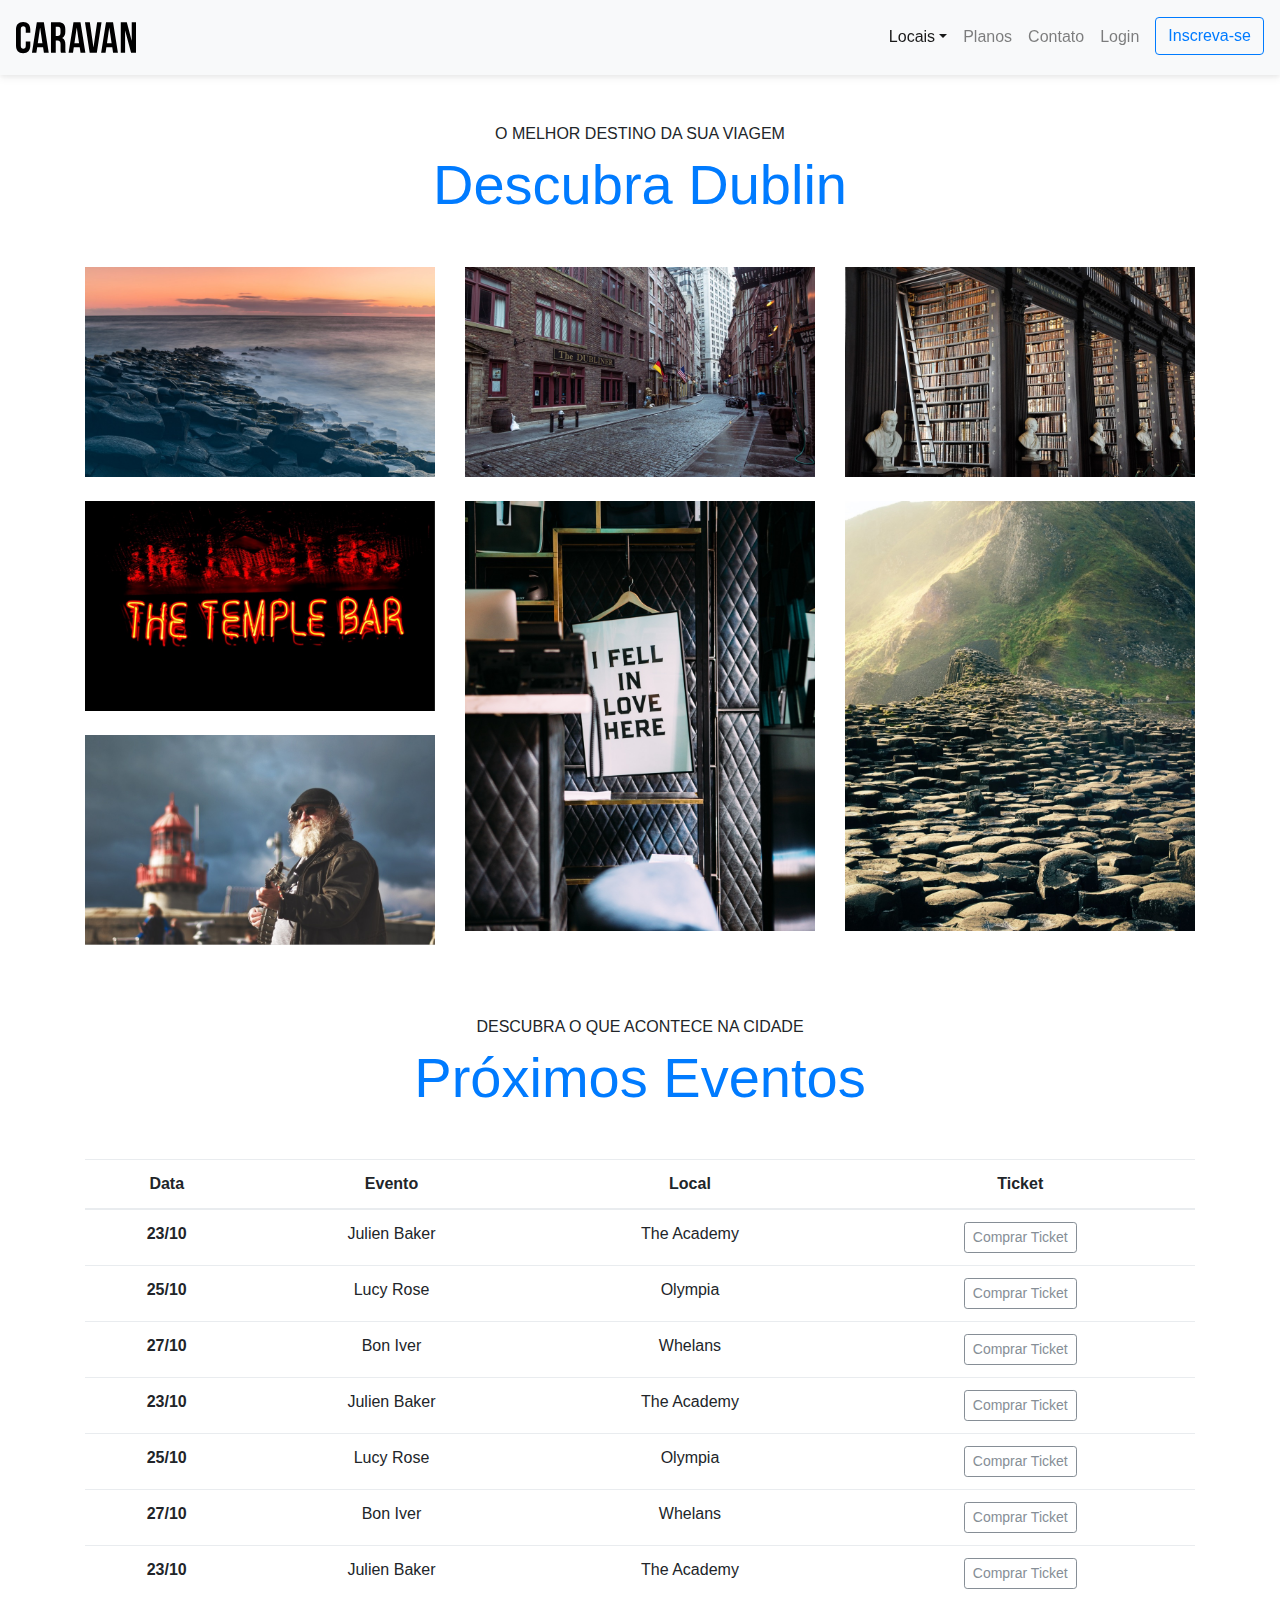
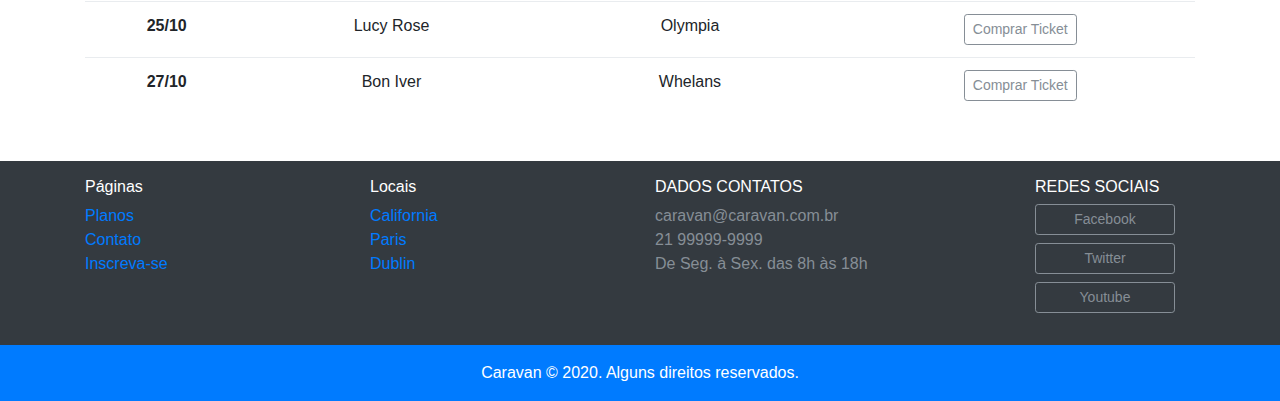
<file: Mais Boostrap 4/local.html>
<!DOCTYPE html>
<html lang="pt-br">
<head>
    <meta charset="UTF-8">
    <meta name="viewport" content="width=device-width, initial-scale=1.0">
    <!-- CSS -->
    <link rel="stylesheet" href="css/bootstrap.css">
    <link rel="stylesheet" href="estilo.css">
    <!-- JavaScript -->
    <script type="text/javascript" src="js/jquery-3.5.1.slim.min.js" defer></script>
    <script type="text/javascript" src="js/popper.min.js" defer></script>
    <script type="text/javascript" src="js/bootstrap.js" defer></script>
    <script type="text/javascript" src="js/script.js" defer></script>
    <title>Caravan - Local</title>
</head>
<body>
    <!-- Modal -->
    <div class="modal fade" id="modalLogin" tabindex="-1" role="dialog" aria-labelledby="modalLogin" aria-hidden="true">
        <div class="modal-dialog" role="document">
            <div class="modal-content">
                <div class="modal-header">
                    <h4 class="modal-title" id="modalLoginLabel">Entre na sua conta</h4>
                    <button type="button" class="close" data-dismiss="modal" aria-label="Close">
                        <span aria-hidden="true">&times;</span>
                    </button>
                </div>
                <div class="modal-body">
                    <form action="">
                        <div class="form-group">
                            <label for="email">E-mail</label>
                            <input type="email" class="form-control" id="email">
                        </div>
                        <div class="form-group">
                            <label for="senha">Senha</label>
                            <input type="password" class="form-control" id="senha">
                        </div>
                        <button type="submit" class="btn btn-lg btn-primary">Entrar na Conta</button>
                        <small class="form-text text-muted">Esqueceu a senha <a href="#">clique aqui!</a></small>
                    </form>
                </div>
            </div>
        </div>
    </div>
    <!-- Fim Modal -->
    
    <nav class="navbar navbar-expand-md navbar-light bg-light fixed-top py-3 box-shadow">
        <a href="index.html" class="navbar-brand">
            <img src="img/caravan.svg" alt="Caravan">
        </a>
        
        <button class="navbar-toggler" type="button" data-toggle="collapse" data-target="#navbarSupportedContent" aria-controls="navbarSupportedContent" aria-expanded="false" aria-label="Toggle navigation">
            <span class="navbar-toggler-icon"></span>
        </button>
        
        <div id="navbarSupportedContent" class="collapse navbar-collapse">
            <ul class="navbar-nav ml-auto">
                <li class="nav-item dropdown">
                    <a class="nav-link dropdown-toggle active" href="#" id="navbarDropdown" role="button" data-toggle="dropdown" aria-haspopup="true" aria-expanded="false">Locais</a>
                    <div class="dropdown-menu" aria-labelledby="navbarDropdown">
                        <a class="dropdown-item" href="local.html">California</a>
                        <a class="dropdown-item" href="local.html">Paris</a>
                        <a class="dropdown-item" href="local.html">Dublin</a>
                    </div>
                </li>
                <li class="nav-item"><a class="nav-link" href="planos.html">Planos</a></li>
                <li class="nav-item"><a class="nav-link" href="contato.html">Contato</a></li>
                <li class="nav-item"><a class="nav-link" href="#" data-toggle="modal" data-target="#modalLogin">Login</a></li>
                <li class="nav-item"><a class="btn btn-outline-primary ml-md-2" href="inscricao.html">Inscreva-se</a></li>
            </ul>
        </div>
    </nav>
    
    <section class="text-center">
        <div class="container">
            <div class="my-5">
                <span class="h6 d-block">O MELHOR DESTINO DA SUA VIAGEM</span>
                <h1 class="display-4 text-primary">Descubra Dublin</h1>
            </div>

            <div class="row">
                <div class="col-md">
                    <img class="img-fluid mb-4" src="img/local/foto-1.jpg" alt="Foto 1">
                    <img class="img-fluid mb-4" src="img/local/foto-2.jpg" alt="Foto 2">
                    <img class="img-fluid mb-4" src="img/local/foto-3.jpg" alt="Foto 3">
                </div>
    
                <div class="col-md">
                    <img class="img-fluid mb-4" src="img/local/foto-4.jpg" alt="Foto 4">
                    <img class="img-fluid mb-4" src="img/local/foto-5.jpg" alt="Foto 5">
                </div>

                <div class="col-md">
                    <img class="img-fluid mb-4" src="img/local/foto-6.jpg" alt="Foto 6">
                    <img class="img-fluid mb-4" src="img/local/foto-7.jpg" alt="Foto 7">
                </div>
            </div>
        </div>
    </section>

    <section class="container text-center">
        <div class="my-5">
            <span class="h6 d-block">DESCUBRA O QUE ACONTECE NA CIDADE</span>
            <h1 class="display-4 text-primary">Próximos Eventos</h1>
        </div>

        <table class="table table-hover table-responsive-md mb-5">
            <thead>
                <tr>
                    <th scope="col">Data</th>
                    <th scope="col">Evento</th>
                    <th scope="col">Local</th>
                    <th scope="col">Ticket</th>
                </tr>
            </thead>
            <tbody>
                <tr>
                    <th scope="row">23/10</th>
                    <td>Julien Baker</td>
                    <td>The Academy</td>
                    <td><a href="#" class="btn btn-sm btn-outline-secondary">Comprar Ticket</a></td>
                </tr>
                <tr>
                    <th scope="row">25/10</th>
                    <td>Lucy Rose</td>
                    <td>Olympia</td>
                    <td><a href="#" class="btn btn-sm btn-outline-secondary">Comprar Ticket</a></td>
                </tr>
                <tr>
                    <th scope="row">27/10</th>
                    <td>Bon Iver</td>
                    <td>Whelans</td>
                    <td><a href="#" class="btn btn-sm btn-outline-secondary">Comprar Ticket</a></td>
                </tr>
                <tr>
                    <th scope="row">23/10</th>
                    <td>Julien Baker</td>
                    <td>The Academy</td>
                    <td><a href="#" class="btn btn-sm btn-outline-secondary">Comprar Ticket</a></td>
                </tr>
                <tr>
                    <th scope="row">25/10</th>
                    <td>Lucy Rose</td>
                    <td>Olympia</td>
                    <td><a href="#" class="btn btn-sm btn-outline-secondary">Comprar Ticket</a></td>
                </tr>
                <tr>
                    <th scope="row">27/10</th>
                    <td>Bon Iver</td>
                    <td>Whelans</td>
                    <td><a href="#" class="btn btn-sm btn-outline-secondary">Comprar Ticket</a></td>
                </tr>
                <tr>
                    <th scope="row">23/10</th>
                    <td>Julien Baker</td>
                    <td>The Academy</td>
                    <td><a href="#" class="btn btn-sm btn-outline-secondary">Comprar Ticket</a></td>
                </tr>
                <tr>
                    <th scope="row">25/10</th>
                    <td>Lucy Rose</td>
                    <td>Olympia</td>
                    <td><a href="#" class="btn btn-sm btn-outline-secondary">Comprar Ticket</a></td>
                </tr>
                <tr>
                    <th scope="row">27/10</th>
                    <td>Bon Iver</td>
                    <td>Whelans</td>
                    <td><a href="#" class="btn btn-sm btn-outline-secondary">Comprar Ticket</a></td>
                </tr>
            </tbody>
        </table>
    </section>
    
    <footer class="bg-dark text-white">
        <div class="container py-3">
            <div class="row">
                <div class="col-md-3 col-6">
                    <h3 class="h6">Páginas</h3>
                    <ul class="list-unstyled">
                        <li><a href="planos.html">Planos</a></li>
                        <li><a href="contato.html">Contato</a></li>
                        <li><a href="inscricao.html">Inscreva-se</a></li>
                    </ul>
                </div>
                
                <div class="col-md-3 col-6">
                    <h3 class="h6">Locais</h3>
                    <ul class="list-unstyled">
                        <li><a href="local.html">California</a></li>
                        <li><a href="local.html">Paris</a></li>
                        <li><a href="local.html">Dublin</a></li>
                    </ul>
                </div>
                
                <div class="col-md-4 col-6">
                    <h3 class="h6">DADOS CONTATOS</h3>
                    <ul class="list-unstyled text-secondary">
                        <li>caravan@caravan.com.br</li>
                        <li>21 99999-9999</li>
                        <li>De Seg. à Sex. das 8h às 18h</li>
                    </ul>
                </div>
                
                <div class="col-md-2 col-6">
                    <h3 class="h6">REDES SOCIAIS</h3>
                    <ul class="list-unstyled lista-redes-sociais">
                        <li><a href="#" class="btn btn-block btn-sm btn-outline-secondary mb-2">Facebook</a></li>
                        <li><a href="#" class="btn btn-block btn-sm btn-outline-secondary mb-2">Twitter</a></li>
                        <li><a href="#" class="btn btn-block btn-sm btn-outline-secondary mb-2">Youtube</a></li>
                    </ul>
                </div>
            </div>
        </div>
        
        <div class="bg-primary text-center">
            <p class="py-3 mb-0">Caravan &copy; 2020. Alguns direitos reservados.</p>
        </div>
    </footer>
</body>
</html>
</file>
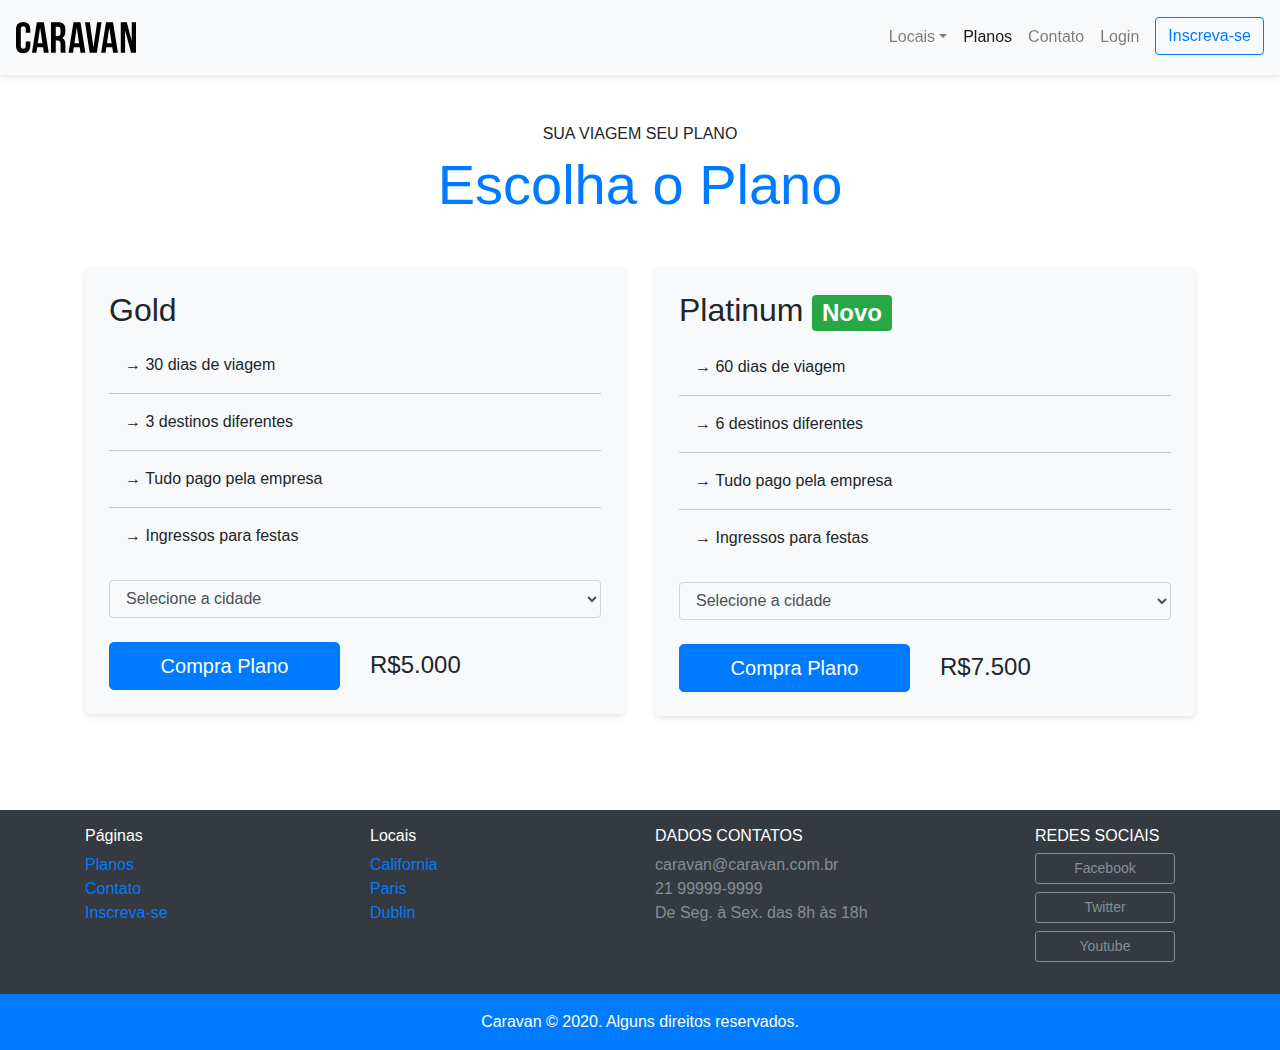
<file: Mais Boostrap 4/planos.html>
<!DOCTYPE html>
<html lang="pt-br">
<head>
    <meta charset="UTF-8">
    <meta name="viewport" content="width=device-width, initial-scale=1.0">
    <!-- CSS -->
    <link rel="stylesheet" href="css/bootstrap.css">
    <link rel="stylesheet" href="estilo.css">
    <!-- JavaScript -->
    <script type="text/javascript" src="js/jquery-3.5.1.slim.min.js" defer></script>
    <script type="text/javascript" src="js/popper.min.js" defer></script>
    <script type="text/javascript" src="js/bootstrap.js" defer></script>
    <script type="text/javascript" src="js/script.js" defer></script>
    <title>Caravan - Planos</title>
</head>
<body>
    <!-- Modal -->
    <div class="modal fade" id="modalLogin" tabindex="-1" role="dialog" aria-labelledby="modalLogin" aria-hidden="true">
        <div class="modal-dialog" role="document">
            <div class="modal-content">
                <div class="modal-header">
                    <h4 class="modal-title" id="modalLoginLabel">Entre na sua conta</h4>
                    <button type="button" class="close" data-dismiss="modal" aria-label="Close">
                        <span aria-hidden="true">&times;</span>
                    </button>
                </div>
                <div class="modal-body">
                    <form action="">
                        <div class="form-group">
                            <label for="email">E-mail</label>
                            <input type="email" class="form-control" id="email">
                        </div>
                        <div class="form-group">
                            <label for="senha">Senha</label>
                            <input type="password" class="form-control" id="senha">
                        </div>
                        <button type="submit" class="btn btn-lg btn-primary">Entrar na Conta</button>
                        <small class="form-text text-muted">Esqueceu a senha <a href="#">clique aqui!</a></small>
                    </form>
                </div>
            </div>
        </div>
    </div>
    <!-- Fim Modal -->
    
    <nav class="navbar navbar-expand-md navbar-light bg-light fixed-top py-3 box-shadow">
        <a href="index.html" class="navbar-brand">
            <img src="img/caravan.svg" alt="Caravan">
        </a>
        
        <button class="navbar-toggler" type="button" data-toggle="collapse" data-target="#navbarSupportedContent" aria-controls="navbarSupportedContent" aria-expanded="false" aria-label="Toggle navigation">
            <span class="navbar-toggler-icon"></span>
        </button>
        
        <div id="navbarSupportedContent" class="collapse navbar-collapse">
            <ul class="navbar-nav ml-auto">
                <li class="nav-item dropdown">
                    <a class="nav-link dropdown-toggle" href="#" id="navbarDropdown" role="button" data-toggle="dropdown" aria-haspopup="true" aria-expanded="false">Locais</a>
                    <div class="dropdown-menu" aria-labelledby="navbarDropdown">
                        <a class="dropdown-item" href="local.html">California</a>
                        <a class="dropdown-item" href="local.html">Paris</a>
                        <a class="dropdown-item" href="local.html">Dublin</a>
                    </div>
                </li>
                <li class="nav-item active"><a class="nav-link" href="planos.html">Planos</a></li>
                <li class="nav-item"><a class="nav-link" href="contato.html">Contato</a></li>
                <li class="nav-item"><a class="nav-link" href="#" data-toggle="modal" data-target="#modalLogin">Login</a></li>
                <li class="nav-item"><a class="btn btn-outline-primary ml-md-2" href="inscricao.html">Inscreva-se</a></li>
            </ul>
        </div>
    </nav>
    
    <section class="mb-5">
        <div class="container">
            <div class="my-5 text-center">
                <span class="h6 d-block">SUA VIAGEM SEU PLANO</span>
                <h1 class="display-4 text-primary">Escolha o Plano</h1>
            </div>
            
            <div class="row">
                <div class="col-lg mb-5">
                    <div class="bg-light rounded p-4 box-shadow">
                        <h2>Gold</h2>
                        <ul class="lista-plano list-unstyled">
                            <li>→ 30 <span data-toggle="tooltip" data-placement="right" title="Isso mesmo, são 30 dias totais durante a viagem.">dias de viagem</span></li>
                            <li>→ 3 destinos diferentes</li>
                            <li>→ Tudo pago pela empresa</li>
                            <li>→ Ingressos para festas</li>
                        </ul>
                        
                        <form>
                            <div class="from-group">
                                <select class="form-control bg-light mb-4">
                                    <option>Selecione a cidade</option>
                                    <option>California</option>
                                    <option>Paris</option>
                                    <option>Dublin</option>
                                </select>
                            </div>
                        </form>

                        <div class="row align-items-center">
                            <div class="col-6">
                                <a href="inscricao.hmtl" class="btn btn-primary btn-lg btn-block">Compra Plano</a>
                            </div>
                            <div class="col-6">
                                <span class="h4">R$5.000</span>
                            </div>
                        </div>
                    </div>
                </div>
                
                <div class="col-lg">
                    <div class="bg-light rounded p-4 box-shadow">
                        <h2>Platinum <span class="badge badge-success">Novo</span></h2>
                        <ul class="lista-plano list-unstyled">
                            <li class="py-3">→ 60 dias de viagem</li>
                            <li>→ 6 destinos diferentes</li>
                            <li>→ Tudo pago pela empresa</li>
                            <li>→ Ingressos para festas</li>
                        </ul>
                        
                        <form>
                            <div class="from-group">
                                <select class="form-control bg-light mb-4">
                                    <option>Selecione a cidade</option>
                                    <option>California</option>
                                    <option>Paris</option>
                                    <option>Dublin</option>
                                </select>
                            </div>
                        </form>

                        <div class="row align-items-center">
                            <div class="col-6">
                                <a href="inscricao.hmtl" class="btn btn-primary btn-lg btn-block">Compra Plano</a>
                            </div>
                            <div class="col-6">
                                <span class="h4">R$7.500</span>
                            </div>
                        </div>
                    </div>
                </div>
            </div>
        </div>
    </section>
    
    <footer class="bg-dark text-white">
        <div class="container py-3">
            <div class="row">
                <div class="col-md-3 col-6">
                    <h3 class="h6">Páginas</h3>
                    <ul class="list-unstyled">
                        <li><a href="planos.html">Planos</a></li>
                        <li><a href="contato.html">Contato</a></li>
                        <li><a href="inscricao.html">Inscreva-se</a></li>
                    </ul>
                </div>
                
                <div class="col-md-3 col-6">
                    <h3 class="h6">Locais</h3>
                    <ul class="list-unstyled">
                        <li><a href="local.html">California</a></li>
                        <li><a href="local.html">Paris</a></li>
                        <li><a href="local.html">Dublin</a></li>
                    </ul>
                </div>
                
                <div class="col-md-4 col-6">
                    <h3 class="h6">DADOS CONTATOS</h3>
                    <ul class="list-unstyled text-secondary">
                        <li>caravan@caravan.com.br</li>
                        <li>21 99999-9999</li>
                        <li>De Seg. à Sex. das 8h às 18h</li>
                    </ul>
                </div>
                
                <div class="col-md-2 col-6">
                    <h3 class="h6">REDES SOCIAIS</h3>
                    <ul class="list-unstyled lista-redes-sociais">
                        <li><a href="#" class="btn btn-block btn-sm btn-outline-secondary mb-2">Facebook</a></li>
                        <li><a href="#" class="btn btn-block btn-sm btn-outline-secondary mb-2">Twitter</a></li>
                        <li><a href="#" class="btn btn-block btn-sm btn-outline-secondary mb-2">Youtube</a></li>
                    </ul>
                </div>
            </div>
        </div>
        
        <div class="bg-primary text-center">
            <p class="py-3 mb-0">Caravan &copy; 2020. Alguns direitos reservados.</p>
        </div>
    </footer>
</body>
</html>
</file>
<file: Mais Boostrap 4/estilo.css>
body {
    padding-top: 76.2px;
}

.box-shadow {
    box-shadow: 0 2px 4px 0 rgba(0, 0, 0, 0.05), 0 4px 8px 0 rgba(0, 0, 0, 0.05);
}

.icone {
    height: 100px;
}

.home-quote {
    background: url("img/bg-quote.jpg") no-repeat center;
    background-size: cover;
}

.pergunta {
    border-bottom: 1px solid rgba(0, 0, 0, 0.2);
}

.lista-redes-sociais .btn {
    max-width: 140px;
}

/* Planos */
.lista-plano li{
    padding: 1rem;
}

.lista-plano li + li {
    border-top: 1px solid rgba(0, 0, 0, 0.2);
}

@media (max-width: 768px) {
    body {
        padding-top: 0;
    }
    
    .home-quote .display-4 {
        font-size: 2.5rem;
    }

    nav.fixed-top {
        position: relative;
    }
}
</file>
